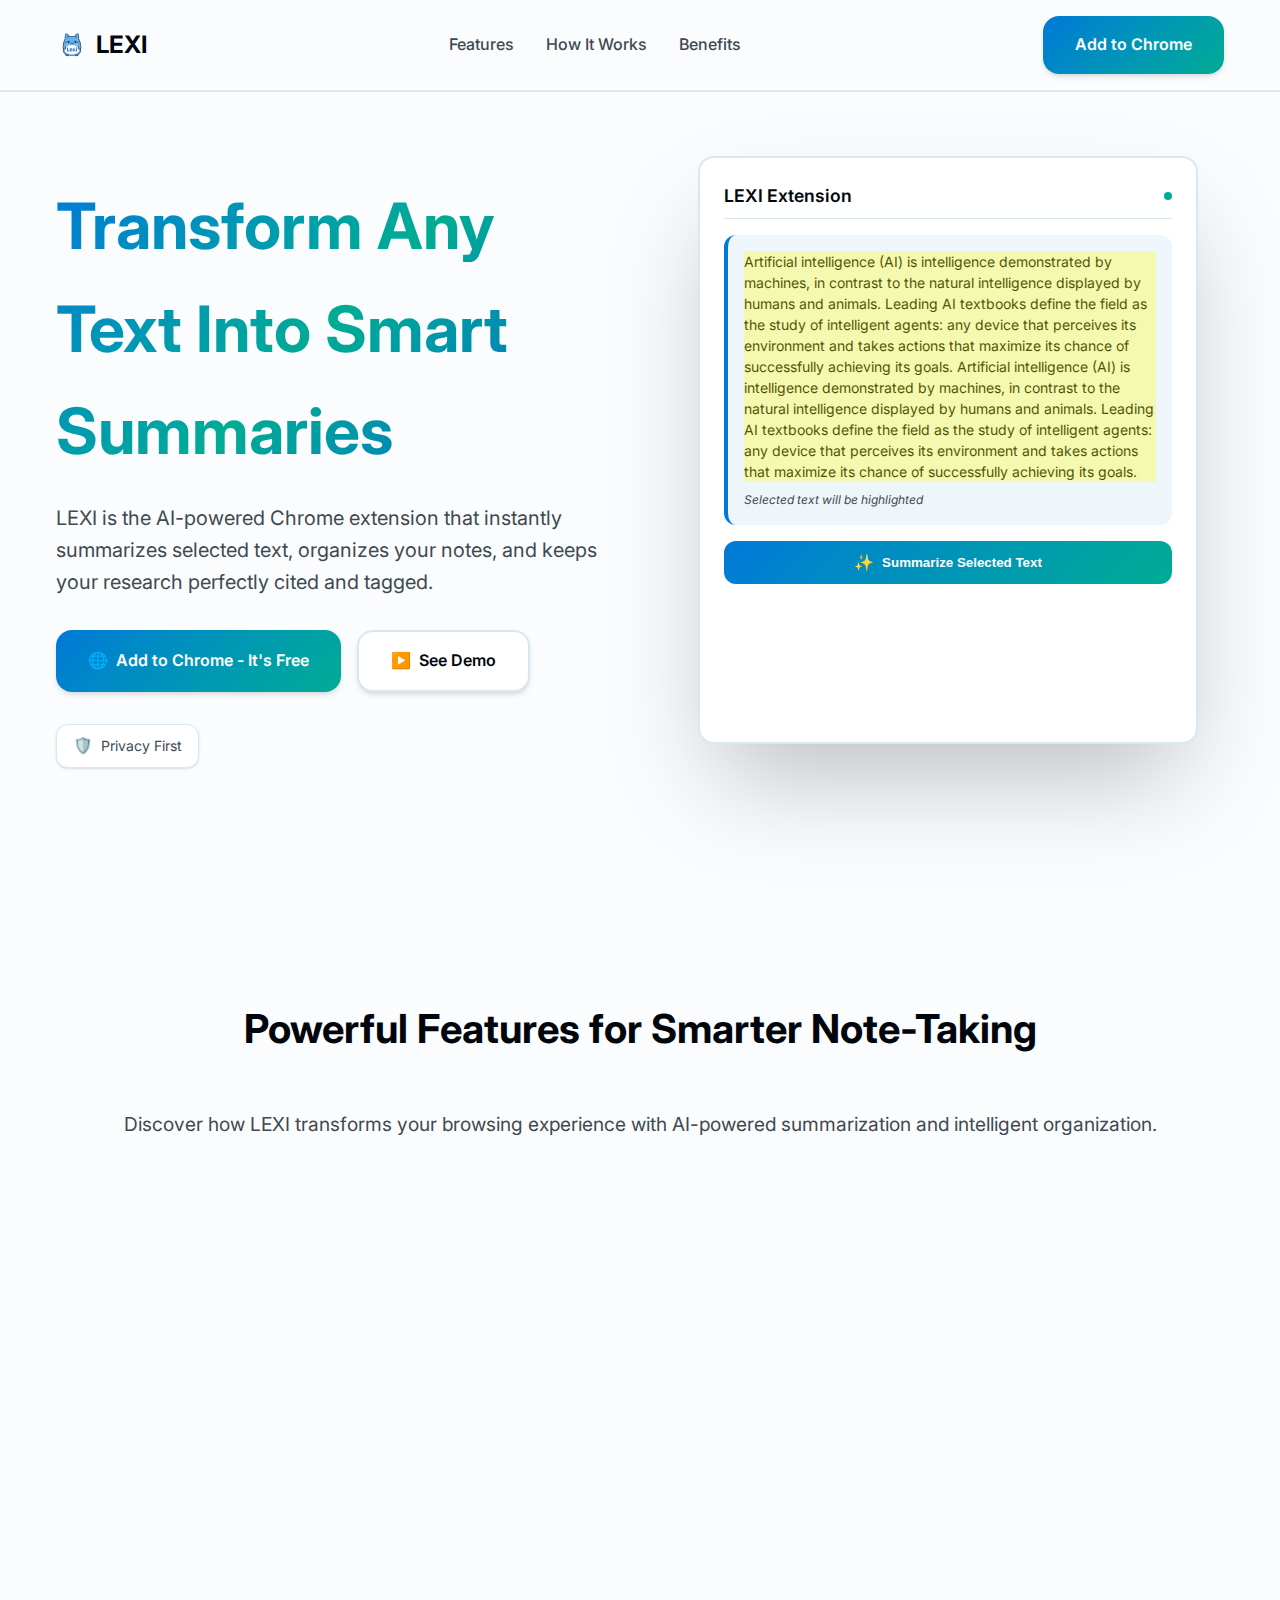
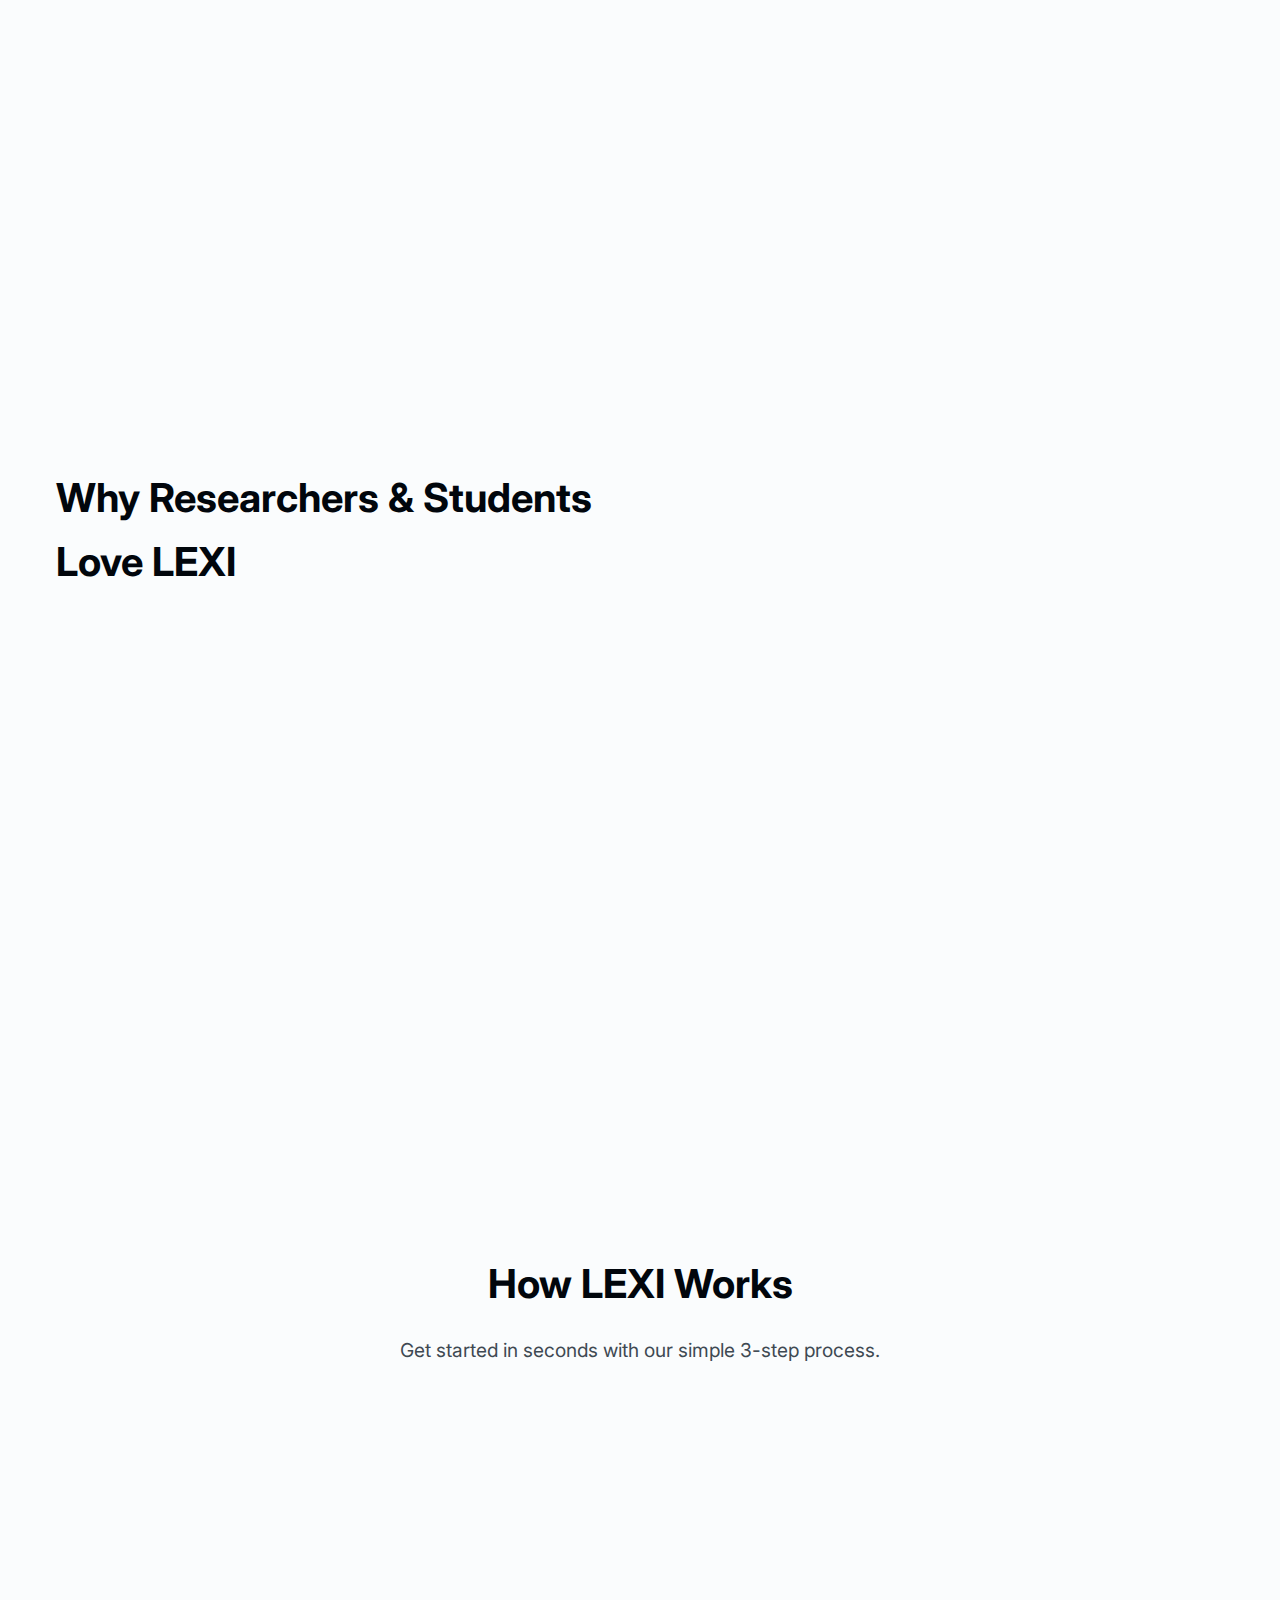
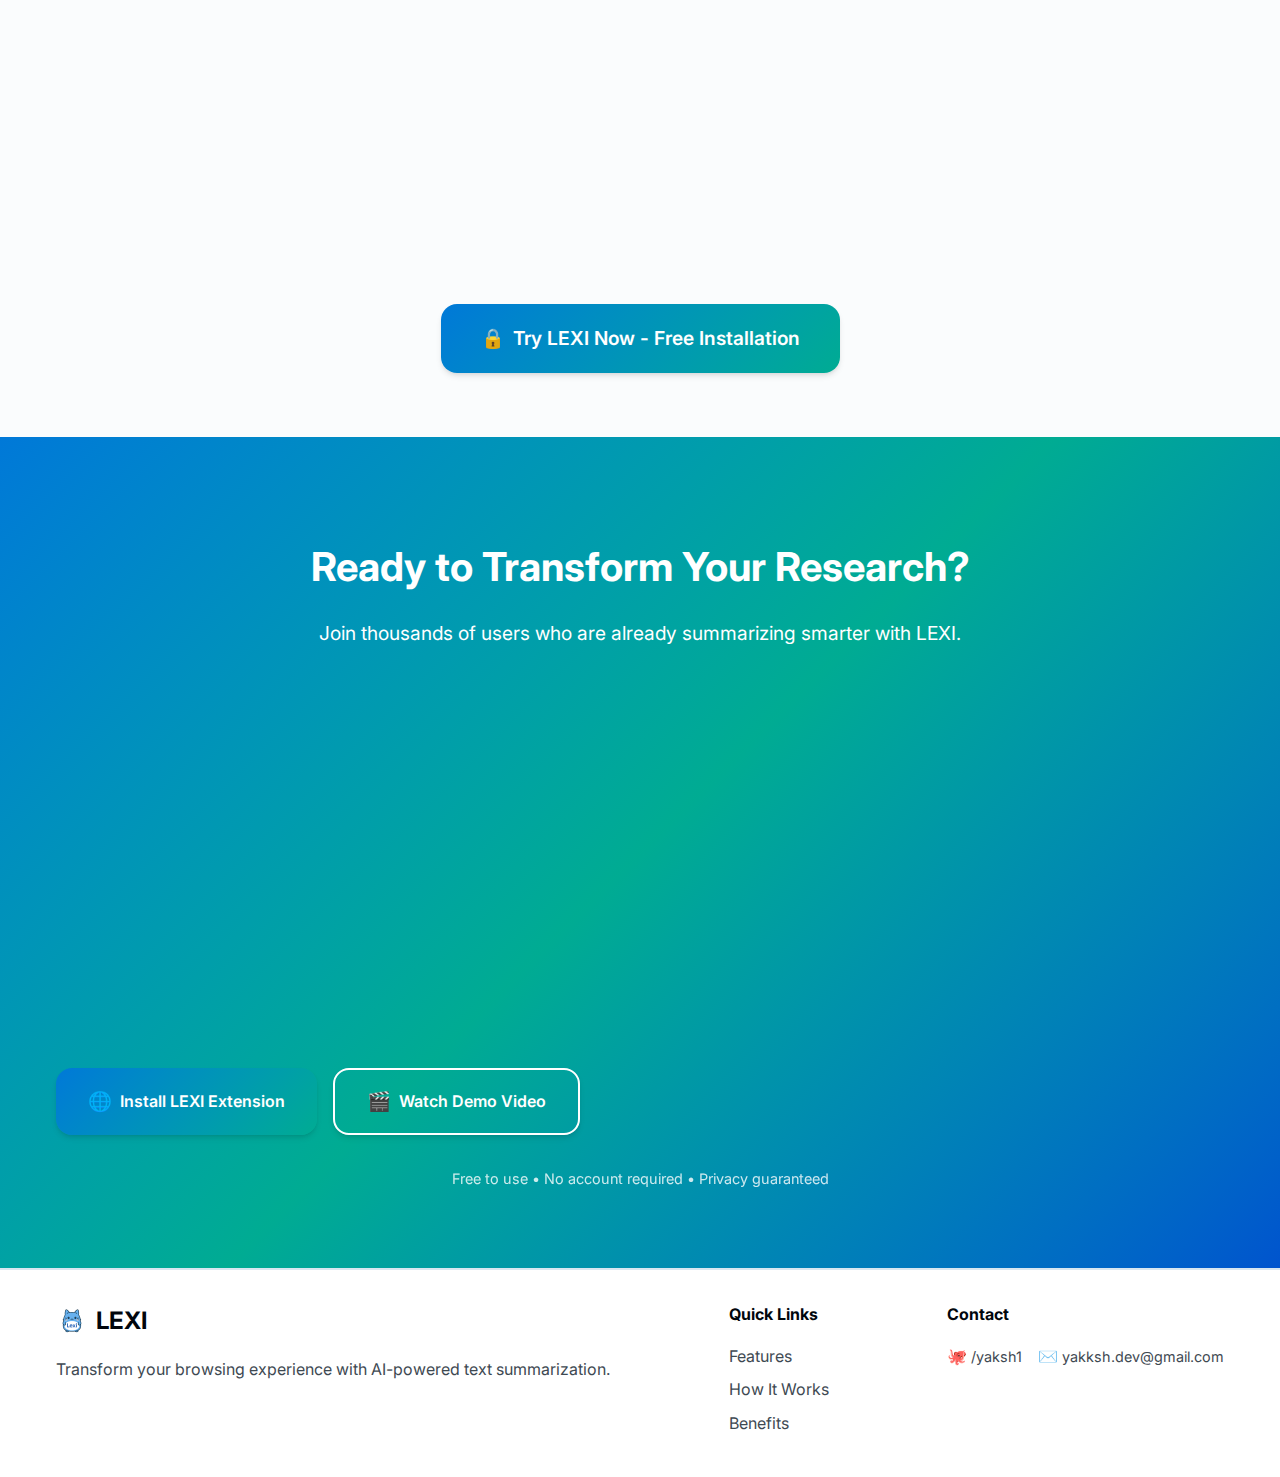
<file: index.html>
<!DOCTYPE html>
<html lang="en">
<head>
    <meta charset="UTF-8">
    <meta name="viewport" content="width=device-width, initial-scale=1.0">
    <title>LEXI - AI-Powered Research Assistant Chrome Extension</title>
    <link rel="stylesheet" href="lexi_landing_theme_v2.css">
    <link href="https://fonts.googleapis.com/css2?family=Inter:wght@400;500;600;700&display=swap" rel="stylesheet">
    <link rel="icon" type="image/png" href="icon128.png">
    

</head>
<body>
    <!-- Navigation -->
    <nav class="nav">
        <div class="nav-container">
            <a href="#" class="nav-logo">
                <div class="lexi-logo"></div>
                LEXI
            </a>
            <ul class="nav-links">
                <li><a href="#features" class="nav-link">Features</a></li>
                <li><a href="#how-it-works" class="nav-link">How It Works</a></li>
                <li><a href="#benefits" class="nav-link">Benefits</a></li>
            </ul>
            <a href="https://chromewebstore.google.com/detail/hmpcdnefhhlffjlbpiakgonjogcfdpec?utm_source=item-share-cb" class="btn btn-primary" target="_blank" rel="noopener">Add to Chrome</a>
        </div>
    </nav>

    <!-- Hero Section -->
    <section class="hero-section">
        <div class="container">
            <div class="hero-content">
                <!-- Left Side - Marketing Content -->
                <div class="hero-left">
                    <h1 class="hero-title fade-in">Transform Any Text Into Smart Summaries</h1>
                    <p class="hero-subtitle slide-up">
                        LEXI is the AI-powered Chrome extension that instantly summarizes selected text, organizes your notes, and keeps your research perfectly cited and tagged.
                    </p>
                    
                    <div class="cta-buttons">
                        <a href="https://chromewebstore.google.com/detail/hmpcdnefhhlffjlbpiakgonjogcfdpec?utm_source=item-share-cb" class="btn btn-primary" target="_blank" rel="noopener">
                            <span style="font-size: 1rem;" role="img" aria-label="chrome">🌐</span>
                            Add to Chrome - It's Free
                        </a>
                        <a href="https://youtu.be/McZlp9-sGTI?si=GCxtXUwgH1GwTQFR" class="btn btn-secondary" target="_blank" rel="noopener">
                            <span style="font-size: 1rem;" role="img" aria-label="play">▶️</span>
                            See Demo
                        </a>
                    </div>
                    
                    <div class="social-proof">
                        <div class="proof-badge">
                            <span style="font-size: 1rem; color: var(--primary);" role="img" aria-label="shield">🛡️</span>
                            Privacy First
                        </div>
                    </div>
                </div>
                
                <!-- Right Side - Floating Extension Demo -->
                <div class="floating-animation">
                    <div class="extension-panel demo-content-1" id="extensionDemo">
                        <div class="extension-header">
                            <div class="extension-title">LEXI Extension</div>
                            <div class="extension-status"></div>
                        </div>
                        
                        <div class="text-input-area">
                            <div class="selected-text">
                                <div class="text-highlight"></div>
                                Artificial intelligence (AI) is intelligence demonstrated by machines, in contrast to the natural intelligence displayed by humans and animals. Leading AI textbooks define the field as the study of intelligent agents: any device that perceives its environment and takes actions that maximize its chance of successfully achieving its goals.
                            </div>
                            <div class="text-preview">Selected text will be highlighted</div>
                        </div>
                        
                        <button class="summarize-button" id="summarizeBtn">
                            <div class="button-glow"></div>
                            <span style="font-size: 1rem;" role="img" aria-label="sparkles">✨</span>
                            Summarize Selected Text
                        </button>
                        
                        <div class="results-area" id="resultsArea">
                            <div class="results-title">AI Summary</div>
                            <div class="summary-text typing-effect" id="summaryText">
                                AI refers to machine intelligence that contrasts with natural human and animal intelligence, involving computational systems that can perform tasks typically requiring human cognition.
                            </div>
                            <div class="tags-container">
                                <span class="tag">#AI</span>
                                <span class="tag">#Technology</span>
                                <span class="tag">#Machine Learning</span>
                            </div>
                        </div>
                    </div>
                </div>
            </div>
        </div>
    </section>

    <!-- Features Section -->
    <section id="features" class="container" style="padding: 4rem 0;">
        <h2 style="text-align: center; font-size: 2.5rem; margin-bottom: 3rem; color: var(--foreground);">Powerful Features for Smarter Note-Taking</h2>
        <p style="text-align: center; font-size: 1.2rem; margin-bottom: 3rem; color: var(--muted-foreground);">Discover how LEXI transforms your browsing experience with AI-powered summarization and intelligent organization.</p>
        
        <div class="features-grid">
            <div class="feature-card fade-in">
                <div class="feature-icon blue">
                    <span style="font-size: 1.5rem;" role="img" aria-label="brain">🧠</span>
                </div>
                <h3 class="feature-title">AI-Powered Summarization</h3>
                <p class="feature-description">Select any text on any webpage and get instant, intelligent summaries powered by advanced AI algorithms.</p>
                <div class="feature-detail">
                    <span style="font-size: 1rem;" role="img" aria-label="check">✔️</span>
                    Short, Medium & Detailed options
                </div>
            </div>
            
            <div class="feature-card fade-in">
                <div class="feature-icon teal">
                    <span style="font-size: 1.5rem;" role="img" aria-label="tags">🏷️</span>
                </div>
                <h3 class="feature-title">Smart Topic Organization</h3>
                <p class="feature-description">Automatically categorize and tag your notes with intelligent topic recognition and color-coded organization.</p>
                <div class="feature-detail">
                    <span style="font-size: 1rem;" role="img" aria-label="check">✔️</span>
                    Auto-generated tags & categories
                </div>
            </div>
            
            <div class="feature-card fade-in">
                <div class="feature-icon orange">
                    <span style="font-size: 1.5rem;" role="img" aria-label="quote">❝</span>
                </div>
                <h3 class="feature-title">Auto Citations & Sources</h3>
                <p class="feature-description">Never lose track of your sources. Automatic citation generation with full source attribution for every summary.</p>
                <div class="feature-detail">
                    <span style="font-size: 1rem;" role="img" aria-label="check">✔️</span>
                    Perfect for research & studies
                </div>
            </div>
            
            <div class="feature-card fade-in">
                <div class="feature-icon purple">
                    <span style="font-size: 1.5rem;" role="img" aria-label="clock">⏰</span>
                </div>
                <h3 class="feature-title">Summary History & Search</h3>
                <p class="feature-description">Access your last 30 summaries with powerful keyword search and one-click copy to clipboard functionality.</p>
                <div class="feature-detail">
                    <span style="font-size: 1rem;" role="img" aria-label="check">✔️</span>
                    Quick search & copy features
                </div>
            </div>
            
            <div class="feature-card fade-in">
                <div class="feature-icon green">
                    <span style="font-size: 1.5rem;" role="img" aria-label="git-branch">🌿</span>
                </div>
                <h3 class="feature-title">Note Versioning & History</h3>
                <p class="feature-description">Track changes to your notes with complete version history and timestamp tracking for every edit.</p>
                <div class="feature-detail">
                    <span style="font-size: 1rem;" role="img" aria-label="check">✔️</span>
                    Full version control
                </div>
            </div>
            
            <div class="feature-card fade-in">
                <div class="feature-icon pink">
                    <span style="font-size: 1.5rem;" role="img" aria-label="file-text">📄</span>
                </div>
                <h3 class="feature-title">Personal Notes & Storage</h3>
                <p class="feature-description">Write and save personal notes alongside AI summaries, stored securely in your browser's local storage.</p>
                <div class="feature-detail">
                    <span style="font-size: 1rem;" role="img" aria-label="check">✔️</span>
                    Local storage & security
                </div>
            </div>
        </div>
    </section>

    <!-- Benefits Section -->
    <section id="benefits" class="container">
        <div class="benefits-section">
            <div class="benefits-content">
                <h2 style="font-size: 2.5rem; margin-bottom: 2rem; color: var(--foreground);">Why Researchers & Students Love LEXI</h2>
                
                <div class="benefit-item slide-up">
                    <div class="benefit-icon green">
                        <span style="font-size: 1.5rem;" role="img" aria-label="clock">⏰</span>
                    </div>
                    <div class="benefit-content">
                        <h3>Save 75% of Research Time</h3>
                        <p>Instantly summarize long articles, papers, and documents without losing important context or citations.</p>
                    </div>
                </div>
                
                <div class="benefit-item slide-up">
                    <div class="benefit-icon blue">
                        <span style="font-size: 1.5rem;" role="img" aria-label="brain">🧠</span>
                    </div>
                    <div class="benefit-content">
                        <h3>Never Lose Important Information</h3>
                        <p>Automatic tagging and categorization ensures you can always find what you're looking for, when you need it.</p>
                    </div>
                </div>
                
                <div class="benefit-item slide-up">
                    <div class="benefit-icon teal">
                        <span style="font-size: 1.5rem;" role="img" aria-label="shield">🛡️</span>
                    </div>
                    <div class="benefit-content">
                       <h3>privacy-First Approach</h3>
                       <p>Your notes and summaries are stored locally in your browser. No cloud storage, no data tracking, complete privacy.</p>
                    </div>
                </div>
                
                <div class="benefit-item slide-up">
                    <div class="benefit-icon orange">
                        <span style="font-size: 1.5rem;" role="img" aria-label="graduation-cap">🎓</span>
                    </div>
                    <div class="benefit-content">
                        <h3>Perfect for Academic Work</h3>
                        <p>Built-in citation generation and source tracking makes LEXI ideal for students, researchers, and academics.</p>
                    </div>
                </div>
            </div>
            
            <div class="workspace-image fade-in">
                <!-- Workspace image from Unsplash -->
            </div>
        </div>
    </section>

    <!-- How It Works Section -->
    <section id="how-it-works" class="container">
        <div class="how-it-works">
            <h2 style="font-size: 2.5rem; margin-bottom: 1rem; color: var(--foreground);">How LEXI Works</h2>
            <p style="font-size: 1.2rem; margin-bottom: 3rem; color: var(--muted-foreground);">Get started in seconds with our simple 3-step process.</p>
            
            <div class="steps-grid">
                <div class="step-item slide-up">
                    <div class="step-number">1</div>
                    <div class="step-image step-1"></div>
                    <h3 style="margin: 1rem 0 0.5rem 0; color: var(--foreground);">Select Text</h3>
                    <p style="color: var(--muted-foreground); margin: 0;">Highlight any text on any webpage you want to summarize or save for later reference.</p>
                </div>
                
                <div class="step-item slide-up">
                    <div class="step-number">2</div>
                    <div class="step-image step-2"></div>
                    <h3 style="margin: 1rem 0 0.5rem 0; color: var(--foreground);">Click Summarize</h3>
                    <p style="color: var(--muted-foreground); margin: 0;">Click the LEXI button and watch as AI instantly creates a smart summary with auto-generated tags.</p>
                </div>
                
                <div class="step-item slide-up">
                    <div class="step-number">3</div>
                    <div class="step-image step-3"></div>
                    <h3 style="margin: 1rem 0 0.5rem 0; color: var(--foreground);">Save & Organize</h3>
                    <p style="color: var(--muted-foreground); margin: 0;">Your summary is automatically saved with citations, tags, and organized in your personal knowledge base.</p>
                </div>
            </div>
            
            <div style="margin-top: 3rem; text-align: center;">
                <a href="https://chromewebstore.google.com/detail/hmpcdnefhhlffjlbpiakgonjogcfdpec?utm_source=item-share-cb" class="btn btn-primary" target="_blank" rel="noopener" style="font-size: 1.2rem; padding: 1.2rem 2.5rem;">
                    <span style="font-size: 1.2rem;" role="img" aria-label="lock">🔒</span>
                    Try LEXI Now - Free Installation
                </a>
            </div>
        </div>
    </section>

    <!-- Installation Section -->
    <section id="download" class="installation-section">
        <div class="container">
            <h2 style="font-size: 2.5rem; margin-bottom: 1rem;">Ready to Transform Your Research?</h2>
            <p style="font-size: 1.2rem; margin-bottom: 3rem;">Join thousands of users who are already summarizing smarter with LEXI.</p>
            
            <div class="installation-card fade-in">
                <h3 style="margin-bottom: 2rem; font-size: 1.5rem;">Easy Installation Process</h3>
                
                <div class="installation-steps">
                    <div class="installation-step">
                        <div class="installation-step-number">1</div>
                        <p>Click the button below to go to LEXI's official page</p>
                    </div>
                    
                    <div class="installation-step">
                        <div class="installation-step-number">2</div>
                        <p>Click "Add to Chrome" and confirm installation</p>
                    </div>
                    
                    <div class="installation-step">
                        <div class="installation-step-number">3</div>
                        <p>Select text on any page and click the LEXI icon</p>
                    </div>
                </div>
            </div>
            
            <div class="cta-buttons" style="margin-top: 2rem;">
                <a href="https://chromewebstore.google.com/detail/hmpcdnefhhlffjlbpiakgonjogcfdpec?utm_source=item-share-cb" class="btn btn-primary" target="_blank" rel="noopener">
                    <span style="font-size: 1.2rem;" role="img" aria-label="chrome">🌐</span>
                    Install LEXI Extension
                </a>
                <a href="https://youtu.be/McZlp9-sGTI?si=GCxtXUwgH1GwTQFR" class="btn" style="background: transparent; color: white; border: 2px solid white;" target="_blank" rel="noopener">
                    <span style="font-size: 1.2rem;" role="img" aria-label="video">🎬</span>
                    Watch Demo Video
                </a>
            </div>
            
            <p style="margin-top: 2rem; font-size: 0.9rem; opacity: 0.8;">
                Free to use • No account required • Privacy guaranteed
            </p>
        </div>
    </section>

    <!-- Footer -->
    <footer class="footer">
        <div class="container">
            <div class="footer-content">
                <div class="footer-brand">
                    <div style="display: flex; align-items: center; gap: 0.5rem; margin-bottom: 0.5rem;">
                        <div class="lexi-logo"></div>
                        <span style="font-size: 1.5rem; font-weight: 700; color: var(--foreground);">LEXI</span>
                    </div>
                    <p style="color: var(--muted-foreground); margin: 0;">Transform your browsing experience with AI-powered text summarization.</p>
                </div>
                
                <div class="footer-links">
                    <h3>Quick Links</h3>
                    <a href="#features">Features</a>
                    <a href="#how-it-works">How It Works</a>
                    <a href="#benefits">Benefits</a>
                </div>
                
                <div class="footer-links">
                    <h3>Contact</h3>
                    <div class="contact-links">
                        <a href="https://github.com/yaksh1" target="_blank" class="contact-link">
                            <span style="font-size: 1rem;" role="img" aria-label="github">🐙</span>
                            /yaksh1
                        </a>
                        <a href="https://mail.google.com/mail/?view=cm&fs=1&to=yakksh.dev@gmail.com&su=Contact%20from%20Lexi%20Website" class="contact-link">
                            <span style="font-size: 1rem;" role="img" aria-label="mail">✉️</span>
                            yakksh.dev@gmail.com
                        </a>
                    </div>
                </div>
            </div>
        </div>
    </footer>

    <script>
        // Demo animation sequence
        let currentDemo = 1;
        const demoContents = [
            {
                text: "Artificial intelligence (AI) is intelligence demonstrated by machines, in contrast to the natural intelligence displayed by humans and animals. Leading AI textbooks define the field as the study of intelligent agents: any device that perceives its environment and takes actions that maximize its chance of successfully achieving its goals.",
                summary: "AI refers to machine intelligence that contrasts with natural human and animal intelligence, involving computational systems that can perform tasks typically requiring human cognition.",
                tags: ["#AI", "#Technology", "#Machine Learning"]
            },
            {
                text: "Machine learning is a subset of artificial intelligence that enables computers to learn and improve from experience without being explicitly programmed. It focuses on developing algorithms that can access data and use it to learn for themselves.",
                summary: "Machine learning enables computers to learn from experience without explicit programming, using algorithms that improve through data analysis.",
                tags: ["#Machine Learning", "#AI", "#Algorithms"]
            },
            {
                text: "Natural language processing (NLP) is a branch of artificial intelligence that helps computers understand, interpret and manipulate human language. NLP draws from many disciplines including computer science and computational linguistics.",
                summary: "NLP is an AI branch that enables computers to understand and process human language, combining computer science and linguistics.",
                tags: ["#NLP", "#AI", "#Linguistics"]
            }
        ];

        function startDemoAnimation() {
            const extensionDemo = document.getElementById('extensionDemo');
            const resultsArea = document.getElementById('resultsArea');
            const summaryText = document.getElementById('summaryText');
            const summarizeBtn = document.getElementById('summarizeBtn');
            
            // Reset animation
            resultsArea.style.opacity = '0';
            resultsArea.style.transform = 'translateY(20px)';
            
            // Add sparkle effect to button
            addSparkles(summarizeBtn);
            
            // Show loading state
            summarizeBtn.innerHTML = `
                <div class="loading-dots">
                    <span></span>
                    <span></span>
                    <span></span>
                </div>
                Processing...
            `;
            
            // After 2 seconds, show results
            setTimeout(() => {
                const currentContent = demoContents[currentDemo - 1];
                
                // Update summary text
                summaryText.textContent = currentContent.summary;
                summaryText.style.width = '0';
                summaryText.style.animation = 'typing 2s steps(40, end) forwards';
                
                // Update tags
                const tagsContainer = resultsArea.querySelector('.tags-container');
                tagsContainer.innerHTML = currentContent.tags.map(tag => 
                    `<span class="tag">${tag}</span>`
                ).join('');
                
                // Show results
                resultsArea.style.animation = 'resultsSlideIn 0.8s ease-out forwards';
                
                // Reset button
                setTimeout(() => {
                    summarizeBtn.innerHTML = `
                        <div class="button-glow"></div>
                        <span style="font-size: 1rem;" role="img" aria-label="sparkles">✨</span>
                        Summarize Selected Text
                    `;
                }, 1000);
                
            }, 2000);
            
            // Cycle to next demo after 8 seconds
            setTimeout(() => {
                currentDemo = (currentDemo % 3) + 1;
                extensionDemo.className = `extension-panel demo-content-${currentDemo}`;
                startDemoAnimation();
            }, 8000);
        }

        function addSparkles(element) {
            for (let i = 0; i < 5; i++) {
                const sparkle = document.createElement('div');
                sparkle.className = 'sparkle';
                sparkle.style.left = Math.random() * 100 + '%';
                sparkle.style.top = Math.random() * 100 + '%';
                sparkle.style.animationDelay = Math.random() * 0.5 + 's';
                element.appendChild(sparkle);
                
                setTimeout(() => sparkle.remove(), 1000);
            }
        }

        // Intersection Observer for scroll animations
        const observerOptions = {
            threshold: 0.1,
            rootMargin: '0px 0px -50px 0px'
        };

        const observer = new IntersectionObserver((entries) => {
            entries.forEach(entry => {
                if (entry.isIntersecting) {
                    entry.target.style.opacity = '1';
                    entry.target.style.transform = 'translateY(0)';
                }
            });
        }, observerOptions);

        // Observe elements for scroll animations
        document.querySelectorAll('.fade-in, .slide-up').forEach(el => {
            el.style.opacity = '0';
            el.style.transform = 'translateY(30px)';
            el.style.transition = 'opacity 0.6s ease-out, transform 0.6s ease-out';
            observer.observe(el);
        });

        // Smooth scrolling for navigation links
        document.querySelectorAll('a[href^="#"]').forEach(anchor => {
            anchor.addEventListener('click', function (e) {
                e.preventDefault();
                const target = document.querySelector(this.getAttribute('href'));
                if (target) {
                    target.scrollIntoView({
                        behavior: 'smooth',
                        block: 'start'
                    });
                }
            });
        });

        // Start the demo animation after page load
        setTimeout(startDemoAnimation, 2000);

        // Add hover effects to feature cards
        document.querySelectorAll('.feature-card').forEach(card => {
            card.addEventListener('mouseenter', () => {
                card.style.transform = 'translateY(-5px)';
                card.style.boxShadow = 'var(--shadow-lg)';
            });
            
            card.addEventListener('mouseleave', () => {
                card.style.transform = 'translateY(0)';
                card.style.boxShadow = 'var(--shadow)';
            });
        });

        // Add click effects to buttons
        document.querySelectorAll('.btn').forEach(btn => {
            btn.addEventListener('mousedown', () => {
                btn.style.transform = 'scale(0.95)';
            });
            
            btn.addEventListener('mouseup', () => {
                btn.style.transform = '';
            });
            
            btn.addEventListener('mouseleave', () => {
                btn.style.transform = '';
            });
        });
    </script>
</body>
</html>
</file>
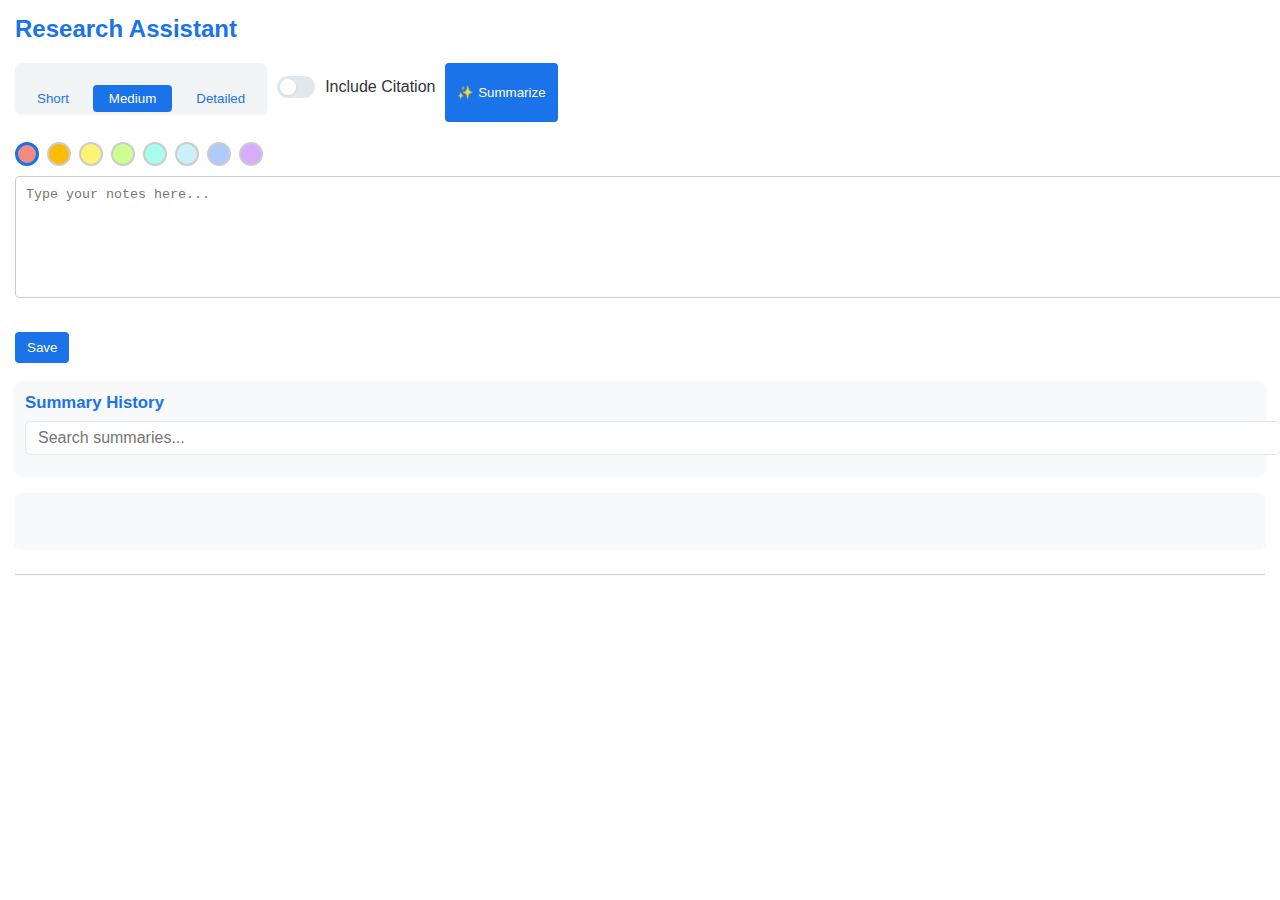
<file: research-assistant-extension/sidepanel.html>
<!DOCTYPE html>
<html lang="en">
<head>
    <title>Research Assistant</title>
    <link rel="stylesheet" href="sidepanel.css">
</head>
<body>
    <div class="container">
        <div class="header">
            <h2>Research Assistant</h2>
            <div class="actions">
              <div class="summary-style-toggle" id="summaryStyleToggle">
                <button class="style-btn selected" data-style="short">Short</button>
                <button class="style-btn" data-style="medium">Medium</button>
                <button class="style-btn" data-style="detailed">Detailed</button>
              </div>
              <div class="cite-toggle-row">
                <label class="switch">
                  <input type="checkbox" id="citeToggle" />
                  <span class="slider"></span>
                </label>
                <span class="cite-label">Include Citation</span>
              </div>
              <button id="SummarizeBtn" class="toggle-button">Summarize</button>
            </div>

            <div class="notes">
              <div id="colorPicker" class="color-picker">
                <button class="color-btn" data-color="#f28b82" style="background:#f28b82"></button>
                <button class="color-btn" data-color="#fbbc04" style="background:#fbbc04"></button>
                <button class="color-btn" data-color="#fff475" style="background:#fff475"></button>
                <button class="color-btn" data-color="#ccff90" style="background:#ccff90"></button>
                <button class="color-btn" data-color="#a7ffeb" style="background:#a7ffeb"></button>
                <button class="color-btn" data-color="#cbf0f8" style="background:#cbf0f8"></button>
                <button class="color-btn" data-color="#aecbfa" style="background:#aecbfa"></button>
                <button class="color-btn" data-color="#d7aefb" style="background:#d7aefb"></button>
              </div>
              <textarea id="notes" rows="4" cols="30" placeholder="Type your notes here..."></textarea>
              <button id="saveNotesBtn" class="toggle-button">Save</button>
              <div class="summary-history-section">
                <h3>Summary History</h3>
                <input type="text" id="summarySearchInput" placeholder="Search summaries..." class="summary-search-input" />
                <div id="summaryHistoryList" class="summary-history-list"></div>
              </div>
              <div id="result"></div>
              <div id="savedNotesList"></div>
            </div>
        </div>
    </div>

    <script src="sidepanel.js"></script>
</body>
</html>
</file>
<file: lexi_landing_theme_v2.css>
:root {
  /* Light Theme - Blue/Teal Color Palette Only */
  --background: oklch(0.99 0.002 240);
  --foreground: oklch(0.12 0.02 240);
  --card: oklch(1 0 0);
  --card-foreground: oklch(0.12 0.02 240);
  --popover: oklch(1 0 0);
  --popover-foreground: oklch(0.12 0.02 240);
  
  /* Primary Blue Colors */
  --primary: oklch(0.55 0.20 240);
  --primary-foreground: oklch(1 0 0);
  --secondary: oklch(0.95 0.05 240);
  --secondary-foreground: oklch(0.12 0.02 240);
  
  /* Teal Accent Colors */
  --accent: oklch(0.65 0.15 180);
  --accent-foreground: oklch(1 0 0);
  --muted: oklch(0.97 0.01 240);
  --muted-foreground: oklch(0.40 0.02 240);
  
  /* Blue Gradients */
  --gradient-primary: linear-gradient(135deg, oklch(0.55 0.20 240) 0%, oklch(0.65 0.15 180) 100%);
  --gradient-hero: linear-gradient(135deg, oklch(0.55 0.20 240) 0%, oklch(0.65 0.15 180) 50%, oklch(0.45 0.25 240) 100%);
  --gradient-button: linear-gradient(135deg, oklch(0.55 0.20 240) 0%, oklch(0.65 0.15 180) 100%);
  
  /* Status Colors (Blue variants) */
  --success: oklch(0.65 0.15 180);
  --success-foreground: oklch(1 0 0);
  --destructive: oklch(0.65 0.20 240);
  --destructive-foreground: oklch(1 0 0);
  
  /* Borders & Inputs */
  --border: oklch(0.92 0.02 240);
  --input: oklch(0.98 0.01 240);
  --ring: oklch(0.55 0.20 240);
  
  /* Smooth Modern Shadows */
  --shadow-2xs: 0 1px 2px 0 rgb(0 0 0 / 0.05);
  --shadow-xs: 0 1px 3px 0 rgb(0 0 0 / 0.1), 0 1px 2px -1px rgb(0 0 0 / 0.1);
  --shadow-sm: 0 1px 3px 0 rgb(0 0 0 / 0.1), 0 1px 2px -1px rgb(0 0 0 / 0.1);
  --shadow: 0 4px 6px -1px rgb(0 0 0 / 0.1), 0 2px 4px -2px rgb(0 0 0 / 0.1);
  --shadow-md: 0 10px 15px -3px rgb(0 0 0 / 0.1), 0 4px 6px -4px rgb(0 0 0 / 0.1);
  --shadow-lg: 0 20px 25px -5px rgb(0 0 0 / 0.1), 0 8px 10px -6px rgb(0 0 0 / 0.1);
  --shadow-xl: 0 25px 50px -12px rgb(0 0 0 / 0.25);
  --shadow-2xl: 0 50px 100px -20px rgb(0 0 0 / 0.25);
  
  /* Typography */
  --font-sans: 'Inter', ui-sans-serif, system-ui, -apple-system, BlinkMacSystemFont, 'Segoe UI', Roboto, sans-serif;
  --font-mono: 'JetBrains Mono', ui-monospace, SFMono-Regular, Menlo, Monaco, Consolas, monospace;
  
  /* Spacing & Radius */
  --radius: 1rem;
  --radius-sm: calc(var(--radius) - 4px);
  --radius-md: calc(var(--radius) - 2px);
  --radius-lg: var(--radius);
  --radius-xl: calc(var(--radius) + 4px);
  
  /* Spacing */
  --spacing: 0.25rem;
  --tracking-normal: 0em;
}

/* Light theme only - no dark mode support */

/* Base styles */
* {
  box-sizing: border-box;
}

body {
  font-family: var(--font-sans);
  background-color: var(--background);
  color: var(--foreground);
  margin: 0;
  padding: 0;
  line-height: 1.6;
}

/* Responsive Container */
.container {
  max-width: 1200px;
  margin: 0 auto;
  padding: 0 1rem;
}

/* Responsive Grid System */
.grid {
  display: grid;
  gap: 2rem;
}

.grid-cols-1 { grid-template-columns: repeat(1, 1fr); }
.grid-cols-2 { grid-template-columns: repeat(2, 1fr); }
.grid-cols-3 { grid-template-columns: repeat(3, 1fr); }

/* Responsive Breakpoints */
@media (max-width: 1024px) {
  .lg\:grid-cols-2 { grid-template-columns: repeat(2, 1fr); }
  .lg\:grid-cols-3 { grid-template-columns: repeat(3, 1fr); }
}

@media (max-width: 768px) {
  .md\:grid-cols-1 { grid-template-columns: repeat(1, 1fr); }
  .md\:grid-cols-2 { grid-template-columns: repeat(2, 1fr); }
  .md\:grid-cols-3 { grid-template-columns: repeat(3, 1fr); }
}

@media (max-width: 640px) {
  .sm\:grid-cols-1 { grid-template-columns: repeat(1, 1fr); }
  .sm\:grid-cols-2 { grid-template-columns: repeat(2, 1fr); }
}

/* Hero Section - Responsive */
.hero-section {
  min-height: 100vh;
  display: flex;
  align-items: center;
  padding: 2rem 0;
}

.hero-content {
  display: grid;
  grid-template-columns: 1fr 1fr;
  gap: 4rem;
  align-items: center;
}

@media (max-width: 768px) {
  .hero-content {
    grid-template-columns: 1fr;
    gap: 2rem;
    text-align: center;
  }
}

.hero-title {
  font-size: clamp(2.5rem, 5vw, 4rem);
  font-weight: 700;
  margin-bottom: 1rem;
  background: var(--gradient-hero);
  -webkit-background-clip: text;
  -webkit-text-fill-color: transparent;
  background-clip: text;
}

.hero-subtitle {
  font-size: clamp(1.1rem, 2vw, 1.25rem);
  color: var(--muted-foreground);
  margin-bottom: 2rem;
  line-height: 1.6;
}

/* CTA Buttons - Responsive */
.cta-buttons {
  display: flex;
  gap: 1rem;
  flex-wrap: wrap;
  margin-bottom: 2rem;
}

@media (max-width: 640px) {
  .cta-buttons {
    flex-direction: column;
    align-items: center;
  }
}

.btn {
  display: inline-flex;
  align-items: center;
  justify-content: center;
  gap: 0.5rem;
  padding: 1rem 2rem;
  border: none;
  border-radius: var(--radius);
  font-size: 1rem;
  font-weight: 600;
  cursor: pointer;
  transition: all 0.3s ease;
  text-decoration: none;
  box-shadow: var(--shadow);
  white-space: nowrap;
}

.btn-primary {
  background: var(--gradient-button);
  color: var(--primary-foreground);
}

.btn-primary:hover {
  transform: translateY(-2px);
  box-shadow: var(--shadow-xl);
  transition: all 0.3s cubic-bezier(0.4, 0, 0.2, 1);
}

.btn-secondary {
  background: var(--card);
  color: var(--card-foreground);
  border: 2px solid var(--border);
}

.btn-secondary:hover {
  /* Keep background and color unchanged */
  transform: scale(1.04);
  box-shadow: 0 4px 24px 0 rgb(0 0 0 / 0.10), 0 1.5px 4px -1px rgb(0 0 0 / 0.10);
  transition: transform 0.2s cubic-bezier(0.4, 0, 0.2, 1), box-shadow 0.2s cubic-bezier(0.4, 0, 0.2, 1);
}

/* Social Proof - Responsive */
.social-proof {
  display: flex;
  gap: 2rem;
  flex-wrap: wrap;
  align-items: center;
}

@media (max-width: 640px) {
  .social-proof {
    justify-content: center;
    gap: 1rem;
  }
}

.proof-item {
  display: flex;
  align-items: center;
  gap: 0.5rem;
  font-size: 0.9rem;
  color: var(--muted-foreground);
}

/* Floating Extension UI - Responsive */
.floating-animation {
  position: relative;
  width: 100%;
  max-width: 500px;
  margin: 0 auto;
  perspective: 1000px;
}

@media (max-width: 768px) {
  .floating-animation {
    max-width: 100%;
    order: -1;
  }
}

.extension-panel {
  background: var(--card);
  border-radius: var(--radius);
  padding: 1.5rem;
  box-shadow: var(--shadow-xl);
  border: 2px solid var(--border);
  transform-style: preserve-3d;
  animation: float 6s ease-in-out infinite;
}

/* Navigation - Responsive */
.nav {
  position: fixed;
  top: 0;
  left: 0;
  right: 0;
  background: var(--background);
  backdrop-filter: blur(10px);
  border-bottom: 2px solid var(--border);
  z-index: 1000;
  padding: 1rem 0;
}

.nav-container {
  display: flex;
  align-items: center;
  justify-content: space-between;
  max-width: 1200px;
  margin: 0 auto;
  padding: 0 1rem;
}

.nav-logo {
  font-size: 1.5rem;
  font-weight: 700;
  color: var(--foreground);
  text-decoration: none;
  display: flex;
  align-items: center;
  gap: 0.5rem;
}

.nav-links {
  display: flex;
  gap: 2rem;
  list-style: none;
  margin: 0;
  padding: 0;
}

@media (max-width: 768px) {
  .nav-links {
    display: none;
  }
}

.nav-link {
  color: var(--muted-foreground);
  text-decoration: none;
  font-weight: 500;
  transition: color 0.3s ease;
}

.nav-link:hover {
  color: var(--foreground);
}

/* Feature Cards - Responsive */
.features-grid {
  display: grid;
  grid-template-columns: repeat(auto-fit, minmax(300px, 1fr));
  gap: 2rem;
  margin: 4rem 0;
}

@media (max-width: 768px) {
  .features-grid {
    grid-template-columns: 1fr;
  }
}

.feature-card {
  background: var(--card);
  border-radius: var(--radius);
  padding: 2rem;
  box-shadow: var(--shadow);
  border: 2px solid var(--border);
  transition: all 0.3s ease;
}

.feature-card:hover {
  transform: translateY(-5px);
  box-shadow: var(--shadow-xl);
  transition: all 0.3s cubic-bezier(0.4, 0, 0.2, 1);
}

.feature-icon {
  width: 3rem;
  height: 3rem;
  background: var(--gradient-primary);
  border-radius: var(--radius);
  display: flex;
  align-items: center;
  justify-content: center;
  margin-bottom: 1rem;
  color: var(--primary-foreground);
}

.feature-title {
  font-size: 1.25rem;
  font-weight: 600;
  margin-bottom: 0.5rem;
  color: var(--foreground);
}

.feature-description {
  color: var(--muted-foreground);
  line-height: 1.6;
  margin-bottom: 1rem;
}

.feature-detail {
  display: flex;
  align-items: center;
  gap: 0.5rem;
  font-size: 0.9rem;
  color: var(--accent);
}

/* Benefits Section - Responsive */
.benefits-section {
  display: grid;
  grid-template-columns: 1fr 1fr;
  gap: 4rem;
  align-items: center;
  padding: 4rem 0;
}

@media (max-width: 768px) {
  .benefits-section {
    grid-template-columns: 1fr;
    gap: 2rem;
  }
}

.benefits-content {
  display: flex;
  flex-direction: column;
  gap: 2rem;
}

.benefit-item {
  display: flex;
  gap: 1rem;
  align-items: flex-start;
}

.benefit-icon {
  width: 3rem;
  height: 3rem;
  border-radius: 50%;
  display: flex;
  align-items: center;
  justify-content: center;
  color: white;
  font-weight: 600;
  flex-shrink: 0;
}

.benefit-icon.blue { background: var(--primary); }
.benefit-icon.teal { background: var(--accent); }
.benefit-icon.green { background: oklch(0.65 0.15 140); }
.benefit-icon.orange { background: oklch(0.65 0.15 60); }

.benefit-content h3 {
  margin: 0 0 0.5rem 0;
  font-size: 1.1rem;
  font-weight: 600;
  color: var(--foreground);
}

.benefit-content p {
  margin: 0;
  color: var(--muted-foreground);
  line-height: 1.5;
}

/* How It Works - Responsive */
.how-it-works {
  padding: 4rem 0;
  text-align: center;
}

.steps-grid {
  display: grid;
  grid-template-columns: repeat(3, 1fr);
  gap: 2rem;
  margin: 3rem 0;
}

@media (max-width: 768px) {
  .steps-grid {
    grid-template-columns: 1fr;
    gap: 3rem;
  }
}

.step-item {
  display: flex;
  flex-direction: column;
  align-items: center;
  gap: 1rem;
}

.step-number {
  width: 4rem;
  height: 4rem;
  background: var(--gradient-primary);
  border-radius: 50%;
  display: flex;
  align-items: center;
  justify-content: center;
  color: white;
  font-weight: 700;
  font-size: 1.5rem;
}

.step-image {
  width: 100%;
  max-width: 300px;
  height: 200px;
  background: var(--muted);
  border-radius: var(--radius);
  border: 2px solid var(--border);
  display: flex;
  align-items: center;
  justify-content: center;
  color: var(--muted-foreground);
  font-size: 0.9rem;
}

/* Installation Section - Responsive */
.installation-section {
  background: var(--gradient-hero);
  padding: 4rem 0;
  text-align: center;
  color: white;
}

.installation-card {
  background: rgba(255, 255, 255, 0.1);
  backdrop-filter: blur(10px);
  border-radius: var(--radius);
  padding: 2rem;
  border: 1px solid rgba(255, 255, 255, 0.2);
  max-width: 800px;
  margin: 0 auto;
}

.installation-steps {
  display: grid;
  grid-template-columns: repeat(3, 1fr);
  gap: 2rem;
  margin: 2rem 0;
}

@media (max-width: 768px) {
  .installation-steps {
    grid-template-columns: 1fr;
    gap: 1.5rem;
  }
}

.installation-step {
  display: flex;
  flex-direction: column;
  align-items: center;
  gap: 1rem;
}

.installation-step-number {
  width: 3rem;
  height: 3rem;
  background: rgba(255, 255, 255, 0.2);
  border-radius: 50%;
  display: flex;
  align-items: center;
  justify-content: center;
  color: white;
  font-weight: 600;
}

/* Footer - Responsive */
.footer {
  background: var(--card);
  border-top: 2px solid var(--border);
  padding: 2rem 0;
}

.footer-content {
  display: flex;
  flex-wrap: wrap;
  gap: 2rem;
  align-items: flex-start;
  justify-content: space-between;
}
@media (max-width: 768px) {
  .footer-content {
    flex-direction: column;
    gap: 1rem;
    align-items: flex-start;
  }
}

.footer-brand {
  display: flex;
  flex-direction: column;
  gap: 0.5rem;
}

.footer-links h3 {
  margin: 0 0 1rem 0;
  font-size: 1rem;
  color: var(--foreground);
}

.footer-links a {
  display: block;
  color: var(--muted-foreground);
  text-decoration: none;
  margin-bottom: 0.5rem;
  transition: color 0.3s ease;
}

.footer-links a:hover {
  color: var(--foreground);
}

/* Animation utilities */
.fade-in {
  animation: fadeIn 0.6s ease-out;
}

.slide-up {
  animation: slideUp 0.6s ease-out;
}

@keyframes fadeIn {
  from { opacity: 0; }
  to { opacity: 1; }
}

@keyframes slideUp {
  from {
    opacity: 0;
    transform: translateY(30px);
  }
  to {
    opacity: 1;
    transform: translateY(0);
  }
}

@keyframes float {
  0%, 100% {
    transform: translateY(0px) rotateX(0deg);
  }
  50% {
    transform: translateY(-20px) rotateX(5deg);
  }
} 

   /* Additional custom styles for the landing page */
        .extension-demo {
            position: relative;
            width: 100%;
            max-width: 500px;
            margin: 0 auto;
        }

        .extension-panel {
            background: var(--card);
            border-radius: var(--radius);
            padding: 1.5rem;
            box-shadow: var(--shadow-2xl);
            border: 2px solid var(--border);
            transform-style: preserve-3d;
            animation: float 6s ease-in-out infinite;
            position: relative;
            overflow: hidden;
        }

        .extension-header {
            display: flex;
            align-items: center;
            justify-content: space-between;
            margin-bottom: 1rem;
            padding-bottom: 0.5rem;
            border-bottom: 1px solid var(--border);
        }

        .extension-title {
            font-size: 1.1rem;
            font-weight: 600;
            color: var(--foreground);
        }

        .extension-status {
            width: 8px;
            height: 8px;
            background: var(--success);
            border-radius: 50%;
            animation: pulse 2s ease-in-out infinite;
        }

        .text-input-area {
            background: var(--muted);
            border-radius: var(--radius-sm);
            padding: 1rem;
            margin-bottom: 1rem;
            border-left: 4px solid var(--primary);
            position: relative;
            overflow: hidden;
        }

        .selected-text {
            font-size: 0.875rem;
            line-height: 1.5;
            color: var(--foreground);
            margin-bottom: 0.5rem;
            position: relative;
        }

        .text-highlight {
            position: absolute;
            top: 0;
            left: 0;
            right: 0;
            bottom: 0;
            background: rgba(255, 255, 0, 0.3);
            animation: highlightFade 2s ease-in-out infinite;
        }

        .text-preview {
            font-size: 0.75rem;
            color: var(--muted-foreground);
            font-style: italic;
        }

        .summarize-button {
            width: 100%;
            padding: 0.75rem 1rem;
            background: var(--gradient-button);
            color: white;
            border: none;
            border-radius: var(--radius-sm);
            font-weight: 600;
            cursor: pointer;
            display: flex;
            align-items: center;
            justify-content: center;
            gap: 0.5rem;
            transition: all 0.3s ease;
            position: relative;
            overflow: hidden;
        }

        .summarize-button:hover {
            transform: translateY(-2px);
            box-shadow: var(--shadow-xl);
            transition: all 0.3s cubic-bezier(0.4, 0, 0.2, 1);
        }

        .summarize-button:active {
            transform: translateY(0);
        }

        .button-glow {
            position: absolute;
            top: 0;
            left: -100%;
            width: 100%;
            height: 100%;
            background: linear-gradient(90deg, transparent, rgba(255,255,255,0.3), transparent);
            animation: buttonGlow 2s ease-in-out infinite;
        }

        .sparkle {
            position: absolute;
            width: 4px;
            height: 4px;
            background: white;
            border-radius: 50%;
            animation: sparkle 1s ease-out forwards;
        }

        .results-area {
            background: var(--muted);
            border-radius: var(--radius-sm);
            padding: 1rem;
            margin-top: 1rem;
            border-left: 4px solid var(--success);
            opacity: 0;
            transform: translateY(20px);
            animation: resultsSlideIn 0.8s ease-out 3s forwards;
        }

        .results-title {
            font-size: 0.875rem;
            font-weight: 600;
            color: var(--foreground);
            margin-bottom: 0.5rem;
        }

        .summary-text {
            font-size: 0.8rem;
            line-height: 1.4;
            color: var(--foreground);
            margin-bottom: 0.75rem;
        }

        .tags-container {
            display: flex;
            gap: 0.5rem;
            flex-wrap: wrap;
        }

        .tag {
            background: var(--accent);
            color: var(--accent-foreground);
            padding: 0.25rem 0.5rem;
            border-radius: var(--radius-sm);
            font-size: 0.7rem;
            font-weight: 500;
            animation: tagBounce 0.6s ease-out 3.5s both;
        }

        .tag:nth-child(2) {
            animation-delay: 3.7s;
        }

        .tag:nth-child(3) {
            animation-delay: 3.9s;
        }

        /* Animations */
        @keyframes pulse {
            0%, 100% {
                opacity: 1;
                transform: scale(1);
            }
            50% {
                opacity: 0.7;
                transform: scale(1.2);
            }
        }

        @keyframes highlightFade {
            0%, 100% {
                opacity: 0;
            }
            50% {
                opacity: 1;
            }
        }

        @keyframes buttonGlow {
            0% {
                left: -100%;
            }
            100% {
                left: 100%;
            }
        }

        @keyframes sparkle {
            0% {
                opacity: 1;
                transform: scale(0) rotate(0deg);
            }
            50% {
                opacity: 1;
                transform: scale(1) rotate(180deg);
            }
            100% {
                opacity: 0;
                transform: scale(0) rotate(360deg);
            }
        }

        @keyframes resultsSlideIn {
            to {
                opacity: 1;
                transform: translateY(0);
            }
        }

        @keyframes tagBounce {
            0% {
                opacity: 0;
                transform: scale(0.5) translateY(10px);
            }
            50% {
                transform: scale(1.1) translateY(-5px);
            }
            100% {
                opacity: 1;
                transform: scale(1) translateY(0);
            }
        }

        @keyframes typing {
            from {
                width: 0;
            }
            to {
                width: 100%;
            }
        }

        .typing-effect {
            overflow: hidden;
            white-space: nowrap;
            animation: typing 2s steps(40, end) 3.2s forwards;
        }

        /* Demo content variations */
        .demo-content-1 .selected-text::before {
            content: "Artificial intelligence (AI) is intelligence demonstrated by machines, in contrast to the natural intelligence displayed by humans and animals. Leading AI textbooks define the field as the study of intelligent agents: any device that perceives its environment and takes actions that maximize its chance of successfully achieving its goals.";
        }

        .demo-content-2 .selected-text::before {
            content: "Machine learning is a subset of artificial intelligence that enables computers to learn and improve from experience without being explicitly programmed. It focuses on developing algorithms that can access data and use it to learn for themselves.";
        }

        .demo-content-3 .selected-text::before {
            content: "Natural language processing (NLP) is a branch of artificial intelligence that helps computers understand, interpret and manipulate human language. NLP draws from many disciplines including computer science and computational linguistics.";
        }

        /* Loading animation */
        .loading-dots {
            display: inline-flex;
            gap: 0.25rem;
        }

        .loading-dots span {
            width: 4px;
            height: 4px;
            background: var(--primary);
            border-radius: 50%;
            animation: loadingDot 1.4s ease-in-out infinite both;
        }

        .loading-dots span:nth-child(1) { animation-delay: -0.32s; }
        .loading-dots span:nth-child(2) { animation-delay: -0.16s; }

        @keyframes loadingDot {
            0%, 80%, 100% {
                transform: scale(0);
            }
            40% {
                transform: scale(1);
            }
        }

        /* Social proof badges */
        .proof-badge {
            display: flex;
            align-items: center;
            gap: 0.5rem;
            padding: 0.5rem 1rem;
            background: var(--card);
            border: 1px solid var(--border);
            border-radius: var(--radius-sm);
            font-size: 0.875rem;
            color: var(--muted-foreground);
            box-shadow: var(--shadow-sm);
            transition: all 0.3s cubic-bezier(0.4, 0, 0.2, 1);
        }

        .proof-badge:hover {
            box-shadow: var(--shadow-md);
            transform: translateY(-1px);
        }

        /* Feature icons with colors */
        .feature-icon.blue { background: var(--primary); }
        .feature-icon.teal { background: var(--accent); }
        .feature-icon.green { background: oklch(0.65 0.15 140); }
        .feature-icon.orange { background: oklch(0.65 0.15 60); }
        .feature-icon.purple { background: oklch(0.65 0.15 280); }
        .feature-icon.pink { background: oklch(0.65 0.15 320); }

        /* Workspace image */
        .workspace-image {
            width: 100%;
            height: 400px;
            background: var(--muted);
            border-radius: var(--radius);
            border: 2px solid var(--border);
            background-image: url('https://i0.wp.com/proactivegrad.com/wp-content/uploads/2022/08/how-to-organize-research-papers-cover-image.png?fit=600%2C600&ssl=1');
            background-size: cover;
            background-position: center;
            position: relative;
            overflow: hidden;
        }



        
        /* Step images */
        .step-image {
            width: 100%;
            max-width: 300px;
            height: 200px;
            background: var(--muted);
            border-radius: var(--radius);
            border: 2px solid var(--border);
            background-size: cover;
            background-position: center;
            position: relative;
            overflow: hidden;
        }

        .step-image.step-1 {
            background-image: url('https://www.pdfgear.com/img/edit-pdf-text/selectedit-picture2.png');
        }

        .step-image.step-2 {
            background-image: url('https://images.unsplash.com/photo-1551434678-e076c223a692?w=600&h=400&fit=crop');
        }

        .step-image.step-3 {
            background-image: url('https://img.freepik.com/premium-vector/isometric-programmer-working-software-development-company-office-developing-programming-coding-technologies-concept-ux-ui-user-interface-user-experience-process_589019-2714.jpg');
        }

        /* LEXI Logo */
        .lexi-logo {
            width: 2rem;
            height: 2rem;
            background-image: url('icon128.png'); /* or the correct relative path */
            background-size: contain;
            background-repeat: no-repeat;
            background-position: center;
            border-radius: 50%;
        }

        /* Contact links */
        .contact-links {
            display: flex;
            gap: 1rem;
            align-items: center;
        }

        .contact-link {
            display: flex;
            align-items: center;
            gap: 0.5rem;
            color: var(--muted-foreground);
            text-decoration: none;
            font-size: 0.9rem;
            transition: color 0.3s ease;
        }

        .contact-link:hover {
            color: var(--foreground);
        }
</file>
<file: research-assistant-extension/sidepanel.css>
body{
  margin: 0;
  padding: 15px;
  font-family: 'Segoe UI', Tahoma, Geneva, Verdana, sans-serif;
}

.container {
  display: flex;
  flex-direction: column;
  gap:20px;
} 

.header{
  padding-bottom:10px ;
  border-bottom: 1px solid #ccc;
}

.header h2 {
  margin: 0;
  color: #1a73e8;
}

.actions{
  display: flex;
  gap:10px;
  flex-wrap: wrap;
}

button{
  margin-top: 20px;
  padding: 8px 12px;
  border: none;
  border-radius: 4px;
  background-color: #1a73e8;
  color: white;
  cursor: pointer; 
}

button:hover{
  background-color: #155ab6;
}

.notes textarea{
  width: 100%;
  height: 100px;
  padding: 10px;
  padding-right: 20px;
  border: 1px solid #ccc;
  border-radius: 4px;
  resize: vertical;
  margin-bottom: 10px;
}

#results {
  margin-top: 20px;
  padding: 10px;
  background-color: #f8f9fa;
  border-radius: 4px;
}

#result {
  margin-top: 18px;
  padding: 12px 14px;
  background-color: #f8f9fa;
  border-radius: 6px;
  min-height: 32px;
  font-size: 0.8rem;
  color: #222;
  box-shadow: 0 1px 3px rgba(60,72,88,0.04);
}

.color-picker {
  display: flex;
  gap: 8px;
  margin-bottom: 10px;
}
.color-btn {
  width: 24px;
  height: 24px;
  border-radius: 50%;
  border: 2px solid #ccc;
  outline: none;
  cursor: pointer;
  padding: 0;
  transition: border 0.2s;
}
.color-btn.selected {
  border: 3px solid #1a73e8;
}
#savedNotesList {
  margin-top: 15px;
  display: flex;
  flex-direction: column;
  gap: 10px;
}
.saved-note {
  position: relative;
  padding: 10px;
  border-radius: 6px;
  color: #222;
  box-shadow: 0 1px 3px rgba(0,0,0,0.06);
  word-break: break-word;
}

.summary-style-toggle {
  display: flex;
  gap: 8px;
  background: #f1f3f4;
  border-radius: 6px;
  padding: 2px 6px; /* reduce vertical padding */
  margin-top: 20px;
  margin-bottom: 8px;
  box-shadow: 0 1px 3px rgba(0, 0, 0, 0.04);
  align-items: center; /* ensures buttons are vertically centered */
}
.style-btn {
  background: none;
  border: none;
  color: #1a73e8;
  font-weight: 500;
  padding: 6px 16px;
  border-radius: 4px;
  cursor: pointer;
  transition: background 0.2s, color 0.2s;
}
.style-btn.selected, .style-btn:focus {
  background: #1a73e8;
  color: #fff;
}
.style-btn:hover:not(.selected) {
  background: #e3eafc;
}
.saved-note {
  position: relative;
}
.note-actions {
  display: flex;
  gap: 8px;
  position: absolute;
  top: 2px;
  right: 6px;
  opacity: 0;
  transition: opacity 0.18s;
  z-index: 2;
}
.saved-note:hover .note-actions {
  opacity: 1;
}
.note-action-btn {
  background: #fff;
  border: 1.5px solid #1a73e8;
  color: #1a73e8;
  border-radius: 6px;
  padding: 3px 12px;
  font-size: 1.05em;
  font-weight: 600;
  cursor: pointer;
  box-shadow: 0 2px 8px rgba(26,115,232,0.10);
  transition: background 0.15s, color 0.15s, border 0.15s, box-shadow 0.15s;
  display: flex;
  align-items: center;
  gap: 4px;
}
.note-action-btn:hover {
  background: #1a73e8;
  color: #fff;
  border: 1.5px solid #155ab6;
  box-shadow: 0 4px 16px rgba(26,115,232,0.18);
}
.note-action-btn[title='Delete']:hover {
  background: #e53935;
  color: #fff;
  border: 1.5px solid #b71c1c;
  box-shadow: 0 4px 16px rgba(229,57,53,0.18);
}
.edit-note-form {
  display: flex;
  flex-direction: column;
  gap: 8px;
}
.edit-note-textarea {
  width: 100%;
  min-height: 48px;
  border-radius: 5px;
  border: 1.5px solid #e3e8ee;
  padding: 7px 10px;
  font-size: 1em;
  resize: vertical;
  background: #f8fafc;
}
.edit-note-textarea:focus {
  border: 1.5px solid #1a73e8;
  background: #fff;
}
.edit-note-actions {
  display: flex;
  gap: 8px;
  align-items: center;
}
.edit-color-picker {
  display: flex;
  gap: 6px;
}
.edit-color-btn {
  width: 18px;
  height: 18px;
  border-radius: 50%;
  border: 2px solid #ccc;
  outline: none;
  cursor: pointer;
  padding: 0;
  transition: border 0.18s;
}
.edit-color-btn.selected {
  border: 2.5px solid #1a73e8;
}
.edit-note-save-btn, .edit-note-cancel-btn {
  background: #1a73e8;
  color: #fff;
  border: none;
  border-radius: 4px;
  padding: 4px 12px;
  font-size: 0.98em;
  cursor: pointer;
  transition: background 0.15s;
}
.edit-note-save-btn:hover {
  background: #155ab6;
}
.edit-note-cancel-btn {
  background: #e3e8ee;
  color: #333;
}
.edit-note-cancel-btn:hover {
  background: #d1dbe8;
}
.cite-toggle-row {
  display: flex;
  align-items: center;
  gap: 10px;
  margin: 8px 0 0 0;
}
.switch {
  position: relative;
  display: inline-block;
  width: 38px;
  height: 22px;
}
.switch input {
  opacity: 0;
  width: 0;
  height: 0;
}
.slider {
  position: absolute;
  cursor: pointer;
  top: 0; left: 0; right: 0; bottom: 0;
  background-color: #e3e8ee;
  border-radius: 22px;
  transition: background 0.2s;
}
.slider:before {
  position: absolute;
  content: '';
  height: 16px;
  width: 16px;
  left: 3px;
  bottom: 3px;
  background-color: #fff;
  border-radius: 50%;
  box-shadow: 0 1px 3px rgba(60,72,88,0.10);
  transition: transform 0.2s;
}
.switch input:checked + .slider {
  background-color: #1a73e8;
}
.switch input:checked + .slider:before {
  transform: translateX(16px);
}
.cite-label {
  font-size: 1rem;
  color: #333;
  font-weight: 500;
  user-select: none;
}
.summary-history-section {
  margin: 18px 0 10px 0;
  padding: 12px 10px 10px 10px;
  background: #f7f9fa;
  border-radius: 8px;
  box-shadow: 0 1px 4px rgba(60,72,88,0.06);
}
.summary-history-section h3 {
  margin: 0 0 8px 0;
  font-size: 1.05rem;
  color: #1a73e8;
  font-weight: 600;
}
.summary-search-input {
  width: 100%;
  padding: 7px 12px;
  border: 1.5px solid #e3e8ee;
  border-radius: 5px;
  font-size: 1em;
  margin-bottom: 10px;
  background: #fff;
  transition: border 0.18s;
}
.summary-search-input:focus {
  border: 1.5px solid #1a73e8;
}
.summary-history-list {
  max-height: 180px;
  overflow-y: auto;
  display: flex;
  flex-direction: column;
  gap: 8px;
}
.summary-history-item {
  background: #fff;
  border-radius: 6px;
  padding: 8px 10px;
  font-size: 0.98em;
  color: #333;
  box-shadow: 0 1px 3px rgba(60,72,88,0.06);
  border-left: 4px solid #1a73e8;
  cursor: pointer;
  transition: background 0.15s, box-shadow 0.15s;
  word-break: break-word;
}
.summary-history-item:hover {
  background: #e3eafc;
  box-shadow: 0 2px 8px rgba(26,115,232,0.10);
}
.summary-history-item-title {
  font-weight: 600;
  color: #1a73e8;
  font-size: 0.97em;
  margin-bottom: 2px;
}
.summary-history-item-date {
  color: #888;
  font-size: 0.92em;
  margin-left: 6px;
}
.note-tags {
  margin-top: 4px;
  display: flex;
  flex-wrap: wrap;
  gap: 6px;
}
.note-tag {
  background: #e3eafc;
  color: #1a73e8;
  border-radius: 4px;
  padding: 2px 8px;
  font-size: 0.92em;
  font-weight: 500;
  display: inline-block;
}
.tag-delete-btn {
  background: none;
  border: none;
  color: #e53935;
  font-size: 1em;
  margin-left: 4px;
  cursor: pointer;
  font-weight: bold;
  padding: 0 2px;
}
.tag-delete-btn:hover {
  color: #b71c1c;
}
.tag-add-input {
  border: 1px solid #e3e8ee;
  border-radius: 4px;
  padding: 2px 8px;
  font-size: 0.92em;
  margin-left: 8px;
  min-width: 60px;
}
</file>
